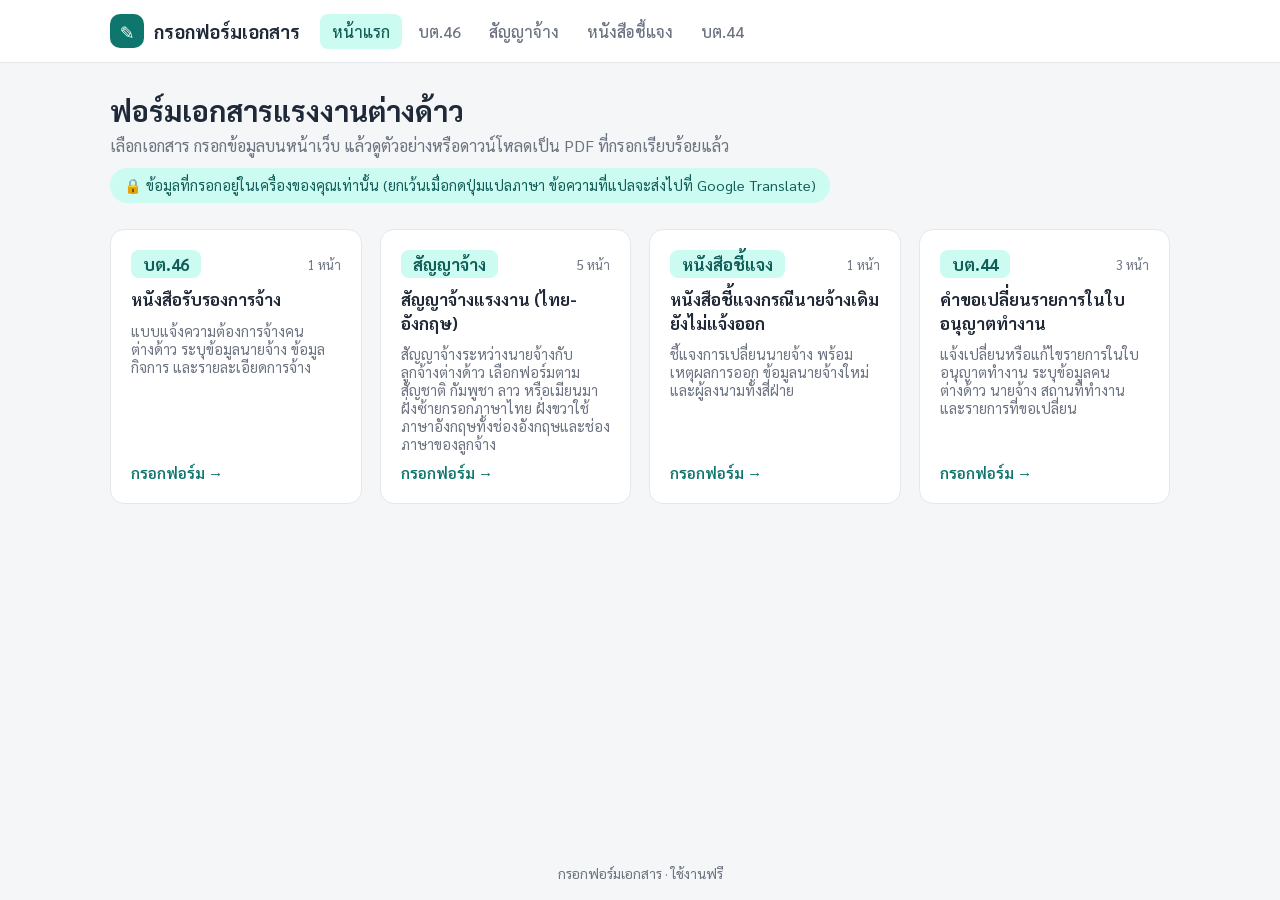
<file: index.html>
<!DOCTYPE html>
<html lang="th">
<head>
  <meta charset="UTF-8" />
  <meta name="viewport" content="width=device-width, initial-scale=1.0" />
  <title>กรอกฟอร์มเอกสารแรงงานต่างด้าว</title>
  <link rel="preconnect" href="https://fonts.googleapis.com" />
  <link rel="preconnect" href="https://fonts.gstatic.com" crossorigin />
  <link href="https://fonts.googleapis.com/css2?family=Sarabun:wght@400;500;600;700&display=swap" rel="stylesheet" />
  <link rel="stylesheet" href="css/style.css" />
</head>
<body>
  <nav class="navbar">
    <div class="nav-inner">
      <a href="index.html" class="brand"><span class="brand-mark">✎</span><span>กรอกฟอร์มเอกสาร</span></a>
      <ul class="nav-links" id="nav-links"></ul>
    </div>
  </nav>

  <main class="container">
    <header class="hero">
      <h1>ฟอร์มเอกสารแรงงานต่างด้าว</h1>
      <p class="muted">เลือกเอกสาร กรอกข้อมูลบนหน้าเว็บ แล้วดูตัวอย่างหรือดาวน์โหลดเป็น PDF ที่กรอกเรียบร้อยแล้ว</p>
      <span class="note">🔒 ข้อมูลที่กรอกอยู่ในเครื่องของคุณเท่านั้น (ยกเว้นเมื่อกดปุ่มแปลภาษา ข้อความที่แปลจะส่งไปที่ Google Translate)</span>
    </header>

    <section class="cards" id="cards"></section>
  </main>

  <footer class="footer">กรอกฟอร์มเอกสาร · ใช้งานฟรี</footer>

  <script type="module">
    import { DOCS, DOC_ORDER } from "./js/docs.js";
    const cards = document.getElementById("cards");
    const nav = document.getElementById("nav-links");
    nav.innerHTML = `<li><a href="index.html" class="active">หน้าแรก</a></li>`;
    for (const id of DOC_ORDER) {
      const d = DOCS[id];
      const a = document.createElement("a");
      a.className = "card";
      a.href = `form.html?doc=${id}`;
      a.innerHTML = `
        <div class="card-top"><span class="code"></span><span class="pages">${d.pages} หน้า</span></div>
        <h3></h3><p></p><span class="go">กรอกฟอร์ม →</span>`;
      a.querySelector(".code").textContent = d.code;
      a.querySelector("h3").textContent = d.title;
      a.querySelector("p").textContent = d.desc;
      cards.appendChild(a);
      nav.insertAdjacentHTML("beforeend", `<li><a href="form.html?doc=${id}">${d.code}</a></li>`);
    }
  </script>
</body>
</html>
</file>
<file: css/style.css>
:root {
  --primary: #0f766e;
  --primary-dark: #115e59;
  --primary-soft: #ccfbf1;
  --bg: #f4f6f8;
  --card: #fff;
  --text: #1f2937;
  --muted: #6b7280;
  --border: #e5e7eb;
  --danger: #dc2626;
  --radius: 14px;
}

* { box-sizing: border-box; margin: 0; padding: 0; }

body {
  font-family: "Sarabun", system-ui, sans-serif;
  background: var(--bg);
  color: var(--text);
  min-height: 100vh;
  display: flex;
  flex-direction: column;
  font-size: 16px;
}

a { color: inherit; }

/* ---------- Navbar ---------- */
.navbar {
  position: sticky;
  top: 0;
  z-index: 20;
  background: #fff;
  border-bottom: 1px solid var(--border);
}
.nav-inner {
  max-width: 1100px;
  margin: 0 auto;
  padding: 0 20px;
  height: 62px;
  display: flex;
  align-items: center;
  gap: 20px;
}
.brand {
  display: flex;
  align-items: center;
  gap: 10px;
  font-weight: 700;
  font-size: 1.15rem;
  text-decoration: none;
  white-space: nowrap;
}
.brand-mark {
  width: 34px; height: 34px;
  border-radius: 10px;
  background: var(--primary);
  color: #fff;
  display: grid; place-items: center;
  font-size: 1.1rem;
}
.nav-links { display: flex; gap: 4px; list-style: none; overflow-x: auto; flex: 1; }
.nav-links a {
  display: block;
  padding: 7px 12px;
  border-radius: 8px;
  text-decoration: none;
  color: var(--muted);
  font-weight: 500;
  white-space: nowrap;
}
.nav-links a:hover { background: var(--bg); color: var(--text); }
.nav-links a.active { background: var(--primary-soft); color: var(--primary-dark); }

/* ---------- Layout ---------- */
.container { max-width: 1100px; width: 100%; margin: 0 auto; padding: 28px 20px 48px; flex: 1; }
.hero { margin-bottom: 26px; }
.hero h1 { font-size: 1.8rem; margin-bottom: 6px; }
.muted { color: var(--muted); }
.note {
  display: inline-flex; gap: 8px; align-items: center;
  margin-top: 12px; padding: 8px 14px;
  background: var(--primary-soft); color: var(--primary-dark);
  border-radius: 999px; font-size: .9rem;
}
.footer { text-align: center; padding: 18px; color: var(--muted); font-size: .85rem; }

/* ---------- Home cards ---------- */
.cards { display: grid; grid-template-columns: repeat(auto-fill, minmax(250px, 1fr)); gap: 18px; }
.card {
  background: var(--card);
  border: 1px solid var(--border);
  border-radius: var(--radius);
  padding: 20px;
  display: flex; flex-direction: column; gap: 10px;
  text-decoration: none;
  transition: transform .15s, box-shadow .15s, border-color .15s;
}
.card:hover { transform: translateY(-3px); box-shadow: 0 10px 24px rgba(0,0,0,.08); border-color: var(--primary); }
.card-top { display: flex; justify-content: space-between; align-items: center; }
.code {
  font-weight: 700; font-size: 1.05rem;
  color: var(--primary-dark); background: var(--primary-soft);
  padding: 3px 12px; border-radius: 8px;
}
.pages { font-size: .8rem; color: var(--muted); }
.card h3 { font-size: 1.05rem; line-height: 1.4; }
.card p { font-size: .9rem; color: var(--muted); flex: 1; }
.card .go { color: var(--primary); font-weight: 600; font-size: .95rem; }

/* ---------- Form page ---------- */
.form-head {
  display: flex; align-items: flex-start; justify-content: space-between; gap: 16px;
  margin-bottom: 20px; flex-wrap: wrap;
}
.form-head h1 { font-size: 1.5rem; display: flex; gap: 10px; align-items: center; flex-wrap: wrap; }
.head-actions { display: flex; gap: 8px; flex-wrap: wrap; }
.back { text-decoration: none; color: var(--muted); font-size: .9rem; display: inline-block; margin-bottom: 8px; }
.back:hover { color: var(--primary); }

.section {
  background: var(--card);
  border: 1px solid var(--border);
  border-radius: var(--radius);
  padding: 20px 22px 22px;
  margin-bottom: 16px;
}
.section-head { display: flex; align-items: center; justify-content: space-between; gap: 12px; margin-bottom: 14px; flex-wrap: wrap; }
.section-head h2 { font-size: 1.1rem; display: flex; align-items: center; gap: 10px; }
.num {
  width: 26px; height: 26px; border-radius: 50%;
  background: var(--primary); color: #fff;
  display: grid; place-items: center; font-size: .85rem;
}
.tag { font-size: .75rem; font-weight: 500; color: var(--muted); background: var(--bg); padding: 2px 8px; border-radius: 999px; }

.grid { display: grid; grid-template-columns: repeat(6, 1fr); gap: 14px 16px; }
.field { grid-column: span 3; display: flex; flex-direction: column; gap: 6px; min-width: 0; }
.field.full { grid-column: span 6; }
.field.third { grid-column: span 2; }
.field.hidden { display: none; }
.label-row { display: flex; justify-content: space-between; align-items: baseline; gap: 8px; }
label.lbl { font-size: .92rem; font-weight: 600; }
.req { color: var(--danger); }
.hint { font-size: .8rem; color: var(--muted); }

input[type="text"], input[type="date"], input[type="email"], input[type="number"], select, textarea {
  width: 100%;
  font: inherit;
  padding: 9px 12px;
  border: 1px solid #d1d5db;
  border-radius: 9px;
  background: #fff;
  outline: none;
  transition: border-color .15s, box-shadow .15s;
}
textarea { resize: vertical; min-height: 70px; }
input:focus, select:focus, textarea:focus { border-color: var(--primary); box-shadow: 0 0 0 3px rgba(15,118,110,.15); }
.field.missing input, .field.missing textarea { border-color: var(--danger); background: #fef2f2; }

.radios { display: flex; flex-wrap: wrap; gap: 8px; }
.radios.vertical { flex-direction: column; }
.radio {
  display: flex; align-items: center; gap: 8px;
  padding: 8px 14px;
  border: 1px solid #d1d5db; border-radius: 9px;
  cursor: pointer; font-size: .95rem;
}
.radio:has(input:checked) { border-color: var(--primary); background: var(--primary-soft); }
.radio input, .check input { accent-color: var(--primary); width: 17px; height: 17px; }
.check { display: flex; align-items: center; gap: 10px; cursor: pointer; }

.link-btn {
  background: none; border: none; font: inherit; font-size: .8rem;
  color: var(--primary); cursor: pointer; padding: 0; white-space: nowrap;
}
.link-btn:hover { text-decoration: underline; }
.chip-btn {
  font: inherit; font-size: .85rem;
  border: 1px solid var(--primary); color: var(--primary);
  background: #fff; border-radius: 999px; padding: 5px 14px; cursor: pointer;
}
.chip-btn:hover { background: var(--primary-soft); }

.img-field { display: flex; align-items: center; gap: 10px; flex-wrap: wrap; }
.img-field .preview {
  width: 110px; height: 52px; border: 1px dashed #cbd5e1; border-radius: 8px;
  display: grid; place-items: center; font-size: .75rem; color: var(--muted);
  background: #fafafa center/contain no-repeat;
}
.img-field input[type="file"] { display: none; }

/* settings */
details.section summary { cursor: pointer; font-weight: 600; list-style: none; display: flex; justify-content: space-between; }
details.section summary::after { content: "▾"; color: var(--muted); }
details.section[open] summary { margin-bottom: 14px; }

/* ---------- Action bar ---------- */
.actions {
  position: sticky; bottom: 0; z-index: 15;
  background: rgba(255,255,255,.96);
  backdrop-filter: blur(6px);
  border-top: 1px solid var(--border);
}
.actions-inner {
  max-width: 1100px; margin: 0 auto; padding: 12px 20px;
  display: flex; gap: 10px; justify-content: flex-end; align-items: center; flex-wrap: wrap;
}
.actions .msg { margin-right: auto; font-size: .88rem; color: var(--muted); }
.actions .msg.warn { color: #b45309; }

.btn {
  display: inline-flex; align-items: center; justify-content: center; gap: 6px;
  padding: 10px 18px; border-radius: 10px;
  border: 1px solid #d1d5db; background: #fff; color: var(--text);
  font: inherit; font-weight: 600; font-size: .95rem;
  text-decoration: none; cursor: pointer;
}
.btn:hover { background: #f3f4f6; }
.btn:disabled { opacity: .6; cursor: wait; }
.btn-primary { background: var(--primary); border-color: var(--primary); color: #fff; }
.btn-primary:hover { background: var(--primary-dark); }
.btn-ghost { border-color: transparent; color: var(--muted); }

/* ---------- Modal ---------- */
.modal { position: fixed; inset: 0; z-index: 50; display: flex; align-items: center; justify-content: center; }
.modal[hidden] { display: none; }
.modal-backdrop { position: absolute; inset: 0; background: rgba(15,23,42,.6); }
.modal-box {
  position: relative; width: min(1000px, 95vw); height: 92vh;
  background: #fff; border-radius: var(--radius); overflow: hidden;
  display: flex; flex-direction: column; box-shadow: 0 20px 50px rgba(0,0,0,.3);
}
.modal-head {
  display: flex; align-items: center; justify-content: space-between; gap: 12px;
  padding: 10px 14px; border-bottom: 1px solid var(--border); flex-wrap: wrap;
}
.modal-head h2 { font-size: 1.05rem; }
.modal-head .row { display: flex; gap: 8px; }
#viewer { flex: 1; width: 100%; border: none; background: #525659; }

.toast {
  position: fixed; left: 50%; bottom: 90px; transform: translateX(-50%);
  background: #111827; color: #fff; padding: 10px 18px; border-radius: 10px;
  font-size: .92rem; z-index: 60; box-shadow: 0 8px 24px rgba(0,0,0,.25);
}
.toast[hidden] { display: none; }

/* ---------- Mobile ---------- */
@media (max-width: 720px) {
  .nav-links { display: none; }
  .grid { grid-template-columns: 1fr; }
  .field, .field.full, .field.third { grid-column: span 1; }
  .section { padding: 16px; }
  .actions-inner { justify-content: stretch; }
  .actions .btn { flex: 1; }
  .actions .msg { width: 100%; }
}
</file>
